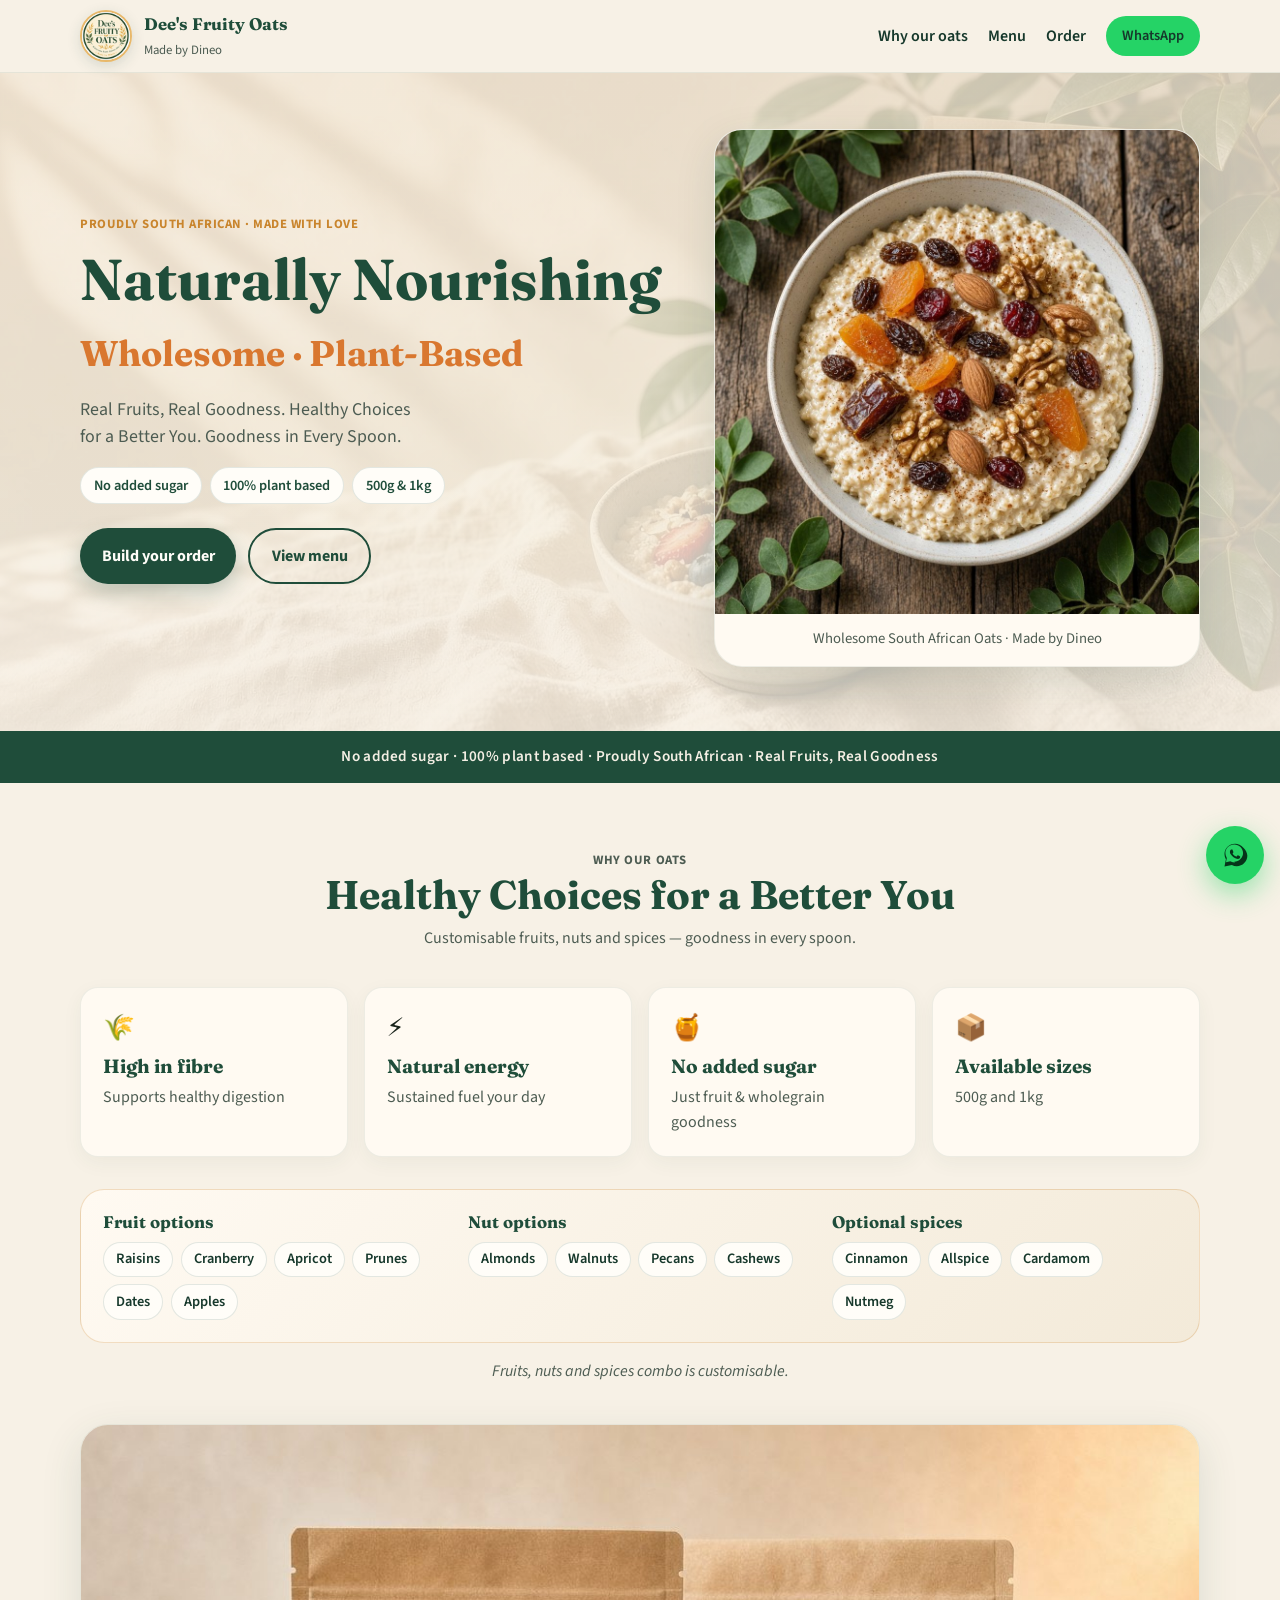
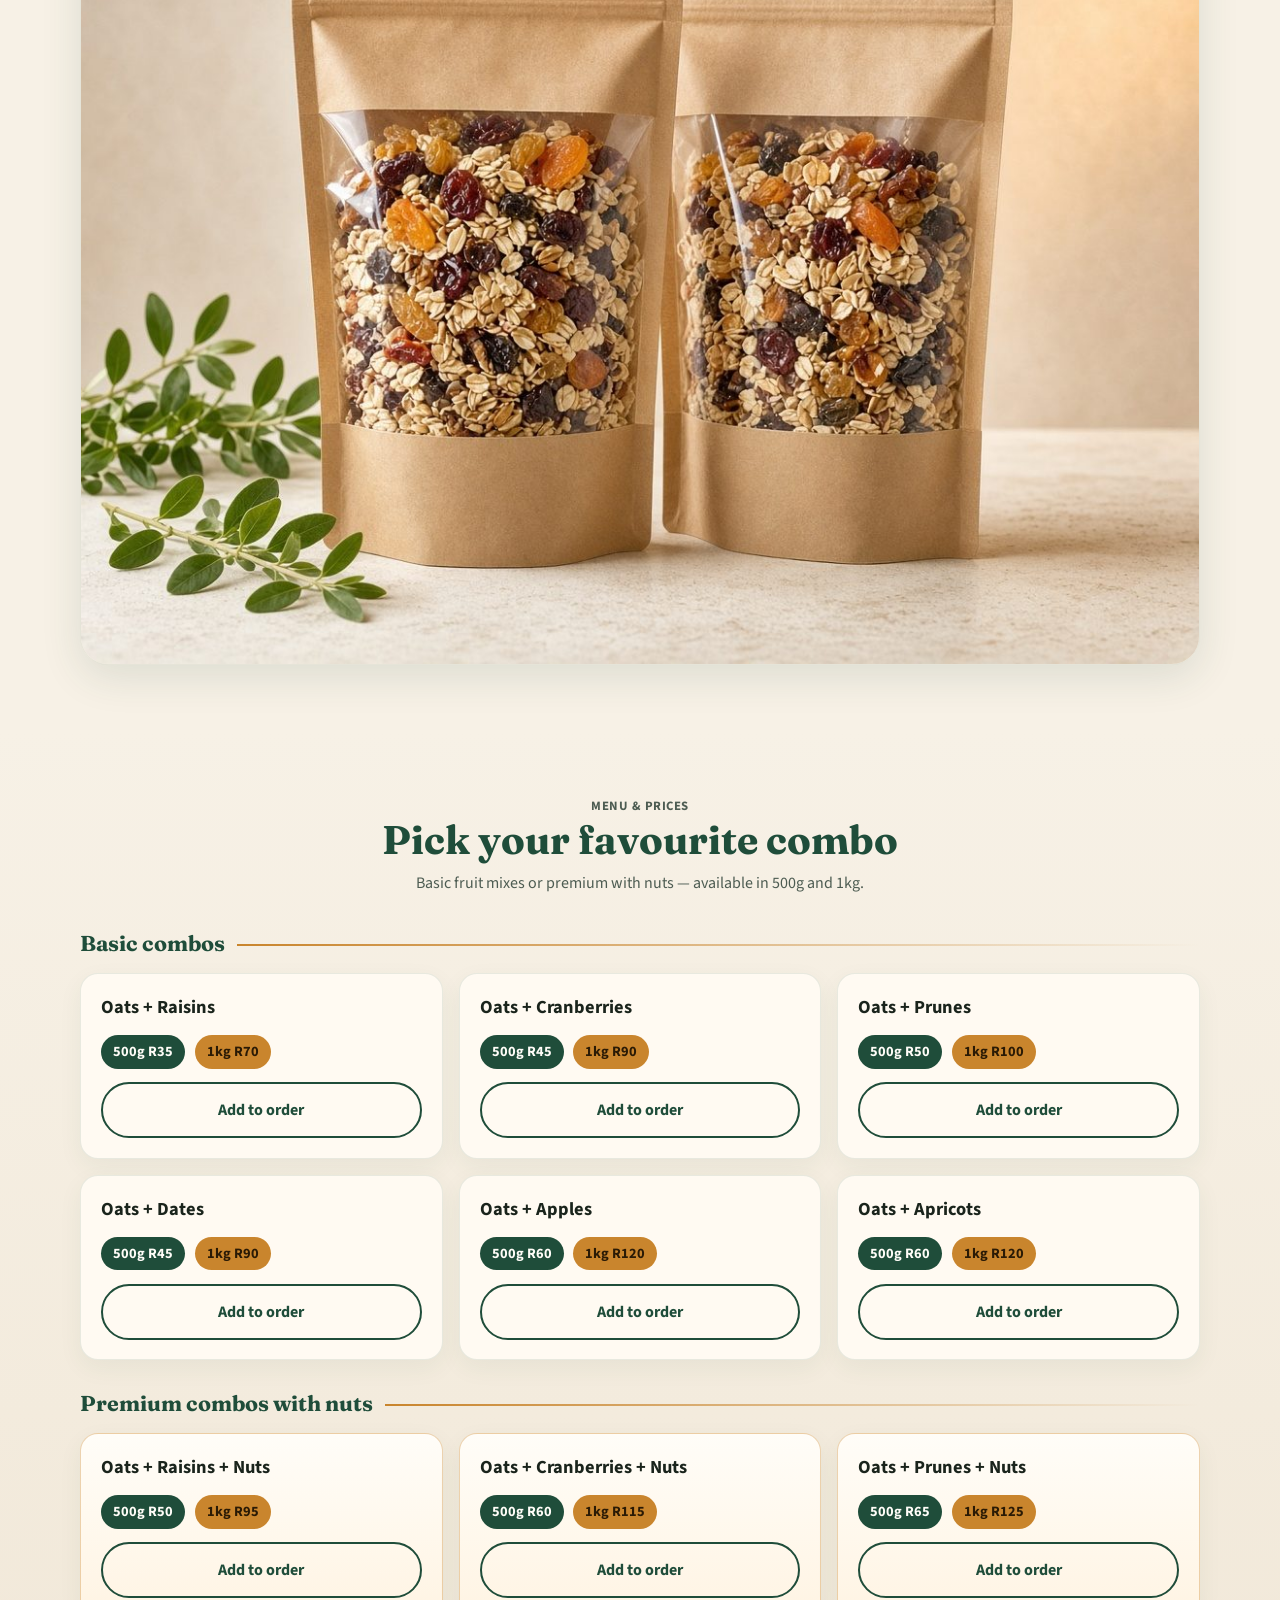
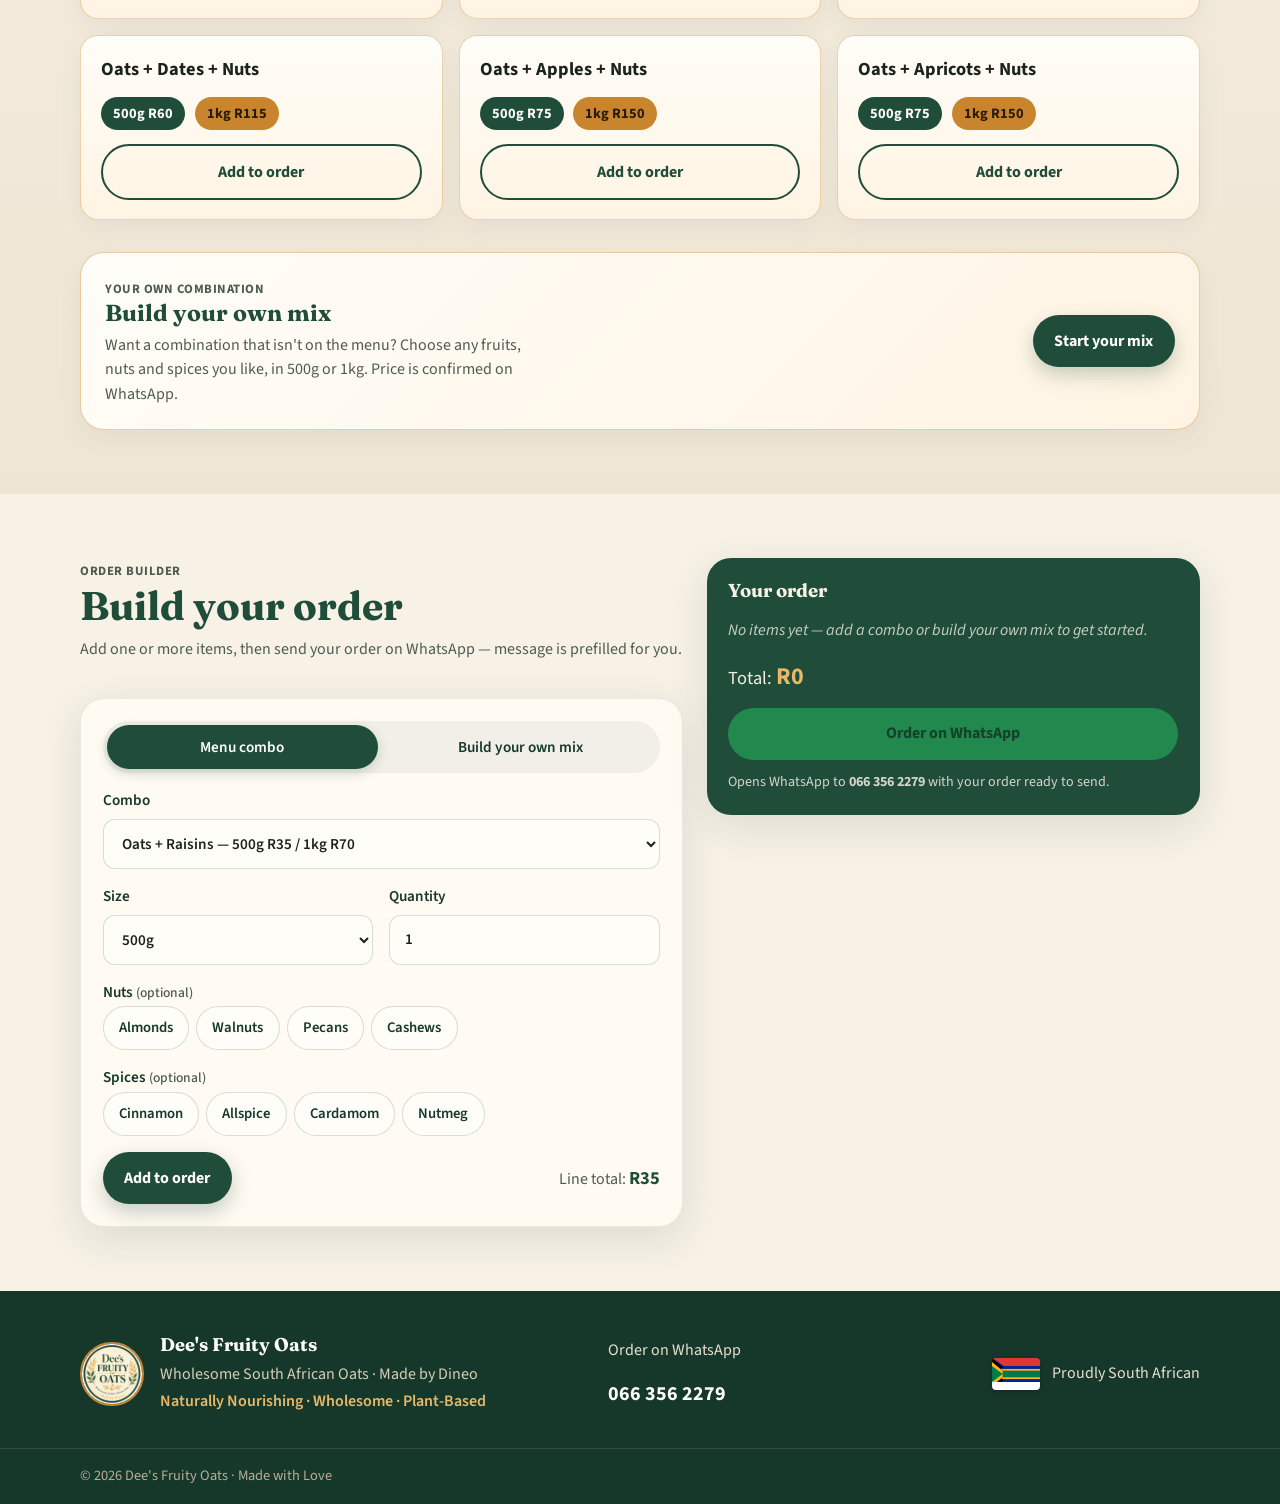
<file: index.html>
<!DOCTYPE html>
<html lang="en-ZA">
<head>
  <meta charset="UTF-8" />
  <meta name="viewport" content="width=device-width, initial-scale=1" />
  <title>Dee's Fruity Oats | Wholesome South African Oats – Made by Dineo</title>
  <meta name="description" content="Naturally nourishing, wholesome, plant-based oats with real fruit and nuts. No added sugar. Proudly South African. Order Dee's Fruity Oats on WhatsApp." />
  <meta name="keywords" content="Dee's Fruity Oats, South African oats, plant-based, no added sugar, fruity oats, Dineo, wholesome breakfast" />
  <meta name="theme-color" content="#1f4d3a" />
  <link rel="canonical" href="https://immortal8725.github.io/dees-fruity-oats/" />
  <link rel="icon" type="image/png" href="images/favicon.png" />
  <link rel="apple-touch-icon" href="images/apple-touch-icon.png" />

  <meta property="og:type" content="website" />
  <meta property="og:title" content="Dee's Fruity Oats | Wholesome South African Oats" />
  <meta property="og:description" content="Naturally Nourishing • Wholesome • Plant-Based. Real fruits, real goodness. Order on WhatsApp." />
  <meta property="og:image" content="https://immortal8725.github.io/dees-fruity-oats/images/og.jpg" />
  <meta property="og:locale" content="en_ZA" />
  <meta property="og:site_name" content="Dee's Fruity Oats" />

  <meta name="twitter:card" content="summary_large_image" />
  <meta name="twitter:title" content="Dee's Fruity Oats | Wholesome South African Oats" />
  <meta name="twitter:description" content="Naturally Nourishing • Wholesome • Plant-Based. Order on WhatsApp." />
  <meta name="twitter:image" content="https://immortal8725.github.io/dees-fruity-oats/images/og.jpg" />

  <link rel="preconnect" href="https://fonts.googleapis.com" />
  <link rel="preconnect" href="https://fonts.gstatic.com" crossorigin />
  <link href="https://fonts.googleapis.com/css2?family=Fraunces:opsz,wght@9..144,500;9..144,700&family=Source+Sans+3:wght@400;500;600;700&display=swap" rel="stylesheet" />
  <link rel="stylesheet" href="styles.css" />
</head>
<body>
  <a class="skip-link" href="#main">Skip to content</a>

  <header class="site-header">
    <div class="container header-inner">
      <a class="brand" href="#top" aria-label="Dee's Fruity Oats home">
        <img src="images/logo.jpg" alt="Dee's Fruity Oats logo" width="56" height="56" />
        <span>
          <strong>Dee's Fruity Oats</strong>
          <small>Made by Dineo</small>
        </span>
      </a>
      <nav class="nav" aria-label="Primary">
        <a href="#why">Why our oats</a>
        <a href="#menu">Menu</a>
        <a href="#order">Order</a>
        <a class="btn btn-wa btn-sm" href="https://wa.me/27663562279" target="_blank" rel="noopener">WhatsApp</a>
      </nav>
      <button class="nav-toggle" type="button" aria-expanded="false" aria-controls="mobile-nav" aria-label="Open menu">
        <span></span><span></span><span></span>
      </button>
    </div>
    <div id="mobile-nav" class="mobile-nav" hidden>
      <a href="#why">Why our oats</a>
      <a href="#menu">Menu</a>
      <a href="#order">Order</a>
      <a class="btn btn-wa" href="https://wa.me/27663562279" target="_blank" rel="noopener">Order on WhatsApp</a>
    </div>
  </header>

  <main id="main">
    <section id="top" class="hero">
      <div class="hero-bg" style="background-image:url('images/hero.jpg')" role="img" aria-label="Bowl of fruity oats and kraft pouches"></div>
      <div class="container hero-grid">
        <div class="hero-copy">
          <p class="eyebrow">Proudly South African · Made with Love</p>
          <h1>Naturally Nourishing<br /><span>Wholesome · Plant-Based</span></h1>
          <p class="lead">Real Fruits, Real Goodness. Healthy Choices for a Better You. Goodness in Every Spoon.</p>
          <ul class="pill-row" aria-label="Product highlights">
            <li>No added sugar</li>
            <li>100% plant based</li>
            <li>500g &amp; 1kg</li>
          </ul>
          <div class="hero-actions">
            <a class="btn btn-primary" href="#order">Build your order</a>
            <a class="btn btn-outline" href="#menu">View menu</a>
          </div>
        </div>
        <figure class="hero-card">
          <img src="images/bowl.jpg" alt="Bowl of creamy oats topped with dried fruit and nuts" width="640" height="640" />
          <figcaption>Wholesome South African Oats · Made by Dineo</figcaption>
        </figure>
      </div>
    </section>

    <section class="strip">
      <div class="container strip-inner">
        <p>No added sugar · 100% plant based · Proudly South African · Real Fruits, Real Goodness</p>
      </div>
    </section>

    <section id="why" class="section why">
      <div class="container">
        <div class="section-head">
          <p class="eyebrow">Why our oats</p>
          <h2>Healthy Choices for a Better You</h2>
          <p>Customisable fruits, nuts and spices — goodness in every spoon.</p>
        </div>
        <div class="feature-grid">
          <article class="feature-card">
            <div class="feature-icon" aria-hidden="true">🌾</div>
            <h3>High in fibre</h3>
            <p>Supports healthy digestion</p>
          </article>
          <article class="feature-card">
            <div class="feature-icon" aria-hidden="true">⚡</div>
            <h3>Natural energy</h3>
            <p>Sustained fuel your day</p>
          </article>
          <article class="feature-card">
            <div class="feature-icon" aria-hidden="true">🍯</div>
            <h3>No added sugar</h3>
            <p>Just fruit &amp; wholegrain goodness</p>
          </article>
          <article class="feature-card">
            <div class="feature-icon" aria-hidden="true">📦</div>
            <h3>Available sizes</h3>
            <p>500g and 1kg</p>
          </article>
        </div>

        <div class="options-panel">
          <div>
            <h3>Fruit options</h3>
            <ul class="chip-list">
              <li>Raisins</li><li>Cranberry</li><li>Apricot</li><li>Prunes</li><li>Dates</li><li>Apples</li>
            </ul>
          </div>
          <div>
            <h3>Nut options</h3>
            <ul class="chip-list">
              <li>Almonds</li><li>Walnuts</li><li>Pecans</li><li>Cashews</li>
            </ul>
          </div>
          <div>
            <h3>Optional spices</h3>
            <ul class="chip-list">
              <li>Cinnamon</li><li>Allspice</li><li>Cardamom</li><li>Nutmeg</li>
            </ul>
          </div>
        </div>
        <p class="note">Fruits, nuts and spices combo is customisable.</p>

        <figure class="product-shot">
          <img src="images/pouches.jpg" alt="Kraft-paper pouches of Dee's Fruity Oats with clear windows showing oats and dried fruit" width="960" height="720" loading="lazy" />
        </figure>
      </div>
    </section>

    <section id="menu" class="section menu">
      <div class="container">
        <div class="section-head">
          <p class="eyebrow">Menu &amp; prices</p>
          <h2>Pick your favourite combo</h2>
          <p>Basic fruit mixes or premium with nuts — available in 500g and 1kg.</p>
        </div>

        <h3 class="tier-title">Basic combos</h3>
        <div class="menu-grid" id="basic-menu"></div>

        <h3 class="tier-title">Premium combos with nuts</h3>
        <div class="menu-grid" id="premium-menu"></div>

        <aside class="custom-mix-callout" aria-labelledby="custom-mix-heading">
          <div>
            <p class="eyebrow">Your own combination</p>
            <h3 id="custom-mix-heading">Build your own mix</h3>
            <p>Want a combination that isn't on the menu? Choose any fruits, nuts and spices you like, in 500g or 1kg. Price is confirmed on WhatsApp.</p>
          </div>
          <a class="btn btn-primary" href="#order" id="start-custom-mix">Start your mix</a>
        </aside>
      </div>
    </section>

    <section id="order" class="section order">
      <div class="container order-grid">
        <div>
          <div class="section-head left">
            <p class="eyebrow">Order builder</p>
            <h2>Build your order</h2>
            <p>Add one or more items, then send your order on WhatsApp — message is prefilled for you.</p>
          </div>

          <form id="order-form" class="order-form" novalidate>
            <fieldset class="mode-switch">
              <legend class="visually-hidden">Order type</legend>
              <div class="mode-switch-row">
                <label class="mode-option">
                  <input type="radio" name="order-mode" value="combo" checked />
                  <span>Menu combo</span>
                </label>
                <label class="mode-option">
                  <input type="radio" name="order-mode" value="custom" />
                  <span>Build your own mix</span>
                </label>
              </div>
            </fieldset>

            <p id="custom-mode-hint" class="mode-hint" hidden>Pick any fruits, nuts and spices you like. Price is confirmed on WhatsApp.</p>

            <div id="combo-fields">
              <label>
                Combo
                <select id="combo" required></select>
              </label>
            </div>

            <div id="custom-fields" hidden>
              <fieldset class="chip-fieldset">
                <legend>Fruits <span class="optional">(pick any)</span></legend>
                <div class="chip-toggles" id="fruit-chips"></div>
              </fieldset>
            </div>

            <div class="form-row">
              <label>
                Size
                <select id="size" required>
                  <option value="500g">500g</option>
                  <option value="1kg">1kg</option>
                </select>
              </label>
              <label>
                Quantity
                <input id="qty" type="number" min="1" max="50" value="1" required />
              </label>
            </div>

            <fieldset class="chip-fieldset">
              <legend>Nuts <span class="optional" id="nut-legend-note">(optional)</span></legend>
              <div class="chip-toggles" id="nut-chips"></div>
            </fieldset>

            <fieldset class="chip-fieldset">
              <legend>Spices <span class="optional">(optional)</span></legend>
              <div class="chip-toggles" id="spice-chips"></div>
            </fieldset>

            <p id="custom-error" class="form-error" hidden role="alert">Please choose at least one fruit or nut for your mix.</p>

            <div class="form-actions">
              <button type="submit" class="btn btn-primary">Add to order</button>
              <p class="line-total" aria-live="polite">Line total: <strong id="line-total">R0</strong></p>
            </div>
          </form>
        </div>

        <aside class="cart" aria-labelledby="cart-heading">
          <h3 id="cart-heading">Your order</h3>
          <ul id="cart-list" class="cart-list">
            <li class="empty">No items yet — add a combo to get started.</li>
          </ul>
          <div class="cart-footer">
            <p class="running-total">Total: <strong id="cart-total">R0</strong></p>
            <p id="cart-total-note" class="cart-total-note" hidden>+ custom mix price to be confirmed</p>
            <button type="button" id="wa-order" class="btn btn-wa" disabled>Order on WhatsApp</button>
            <button type="button" id="clear-cart" class="btn btn-ghost" hidden>Clear order</button>
            <p class="wa-hint">Opens WhatsApp to <strong>066 356 2279</strong> with your order ready to send.</p>
          </div>
        </aside>
      </div>
    </section>
  </main>

  <footer class="site-footer">
    <div class="container footer-inner">
      <div class="footer-brand">
        <img src="images/logo.jpg" alt="" width="64" height="64" />
        <div>
          <strong>Dee's Fruity Oats</strong>
          <p>Wholesome South African Oats · Made by Dineo</p>
          <p class="tagline">Naturally Nourishing · Wholesome · Plant-Based</p>
        </div>
      </div>
      <div class="footer-contact">
        <p>Order on WhatsApp</p>
        <a href="https://wa.me/27663562279" target="_blank" rel="noopener">066 356 2279</a>
      </div>
      <div class="footer-flag" aria-label="Proudly South African">
        <svg viewBox="0 0 36 24" width="48" height="32" role="img" aria-label="South African flag">
          <rect width="36" height="24" fill="#002395"/>
          <path d="M0 0 L14 12 L0 24 Z" fill="#000"/>
          <path d="M0 3 L11 12 L0 21 Z" fill="#ffb612"/>
          <path d="M0 6 L8 12 L0 18 Z" fill="#007a4d"/>
          <path d="M8 9.5 H36 V14.5 H8 Z" fill="#007a4d"/>
          <path d="M6.5 8 H36 V9.5 H8 Z M6.5 14.5 H36 V16 H8 Z" fill="#ffb612"/>
          <path d="M0 0 H36 V6 H9 Z" fill="#de3831"/>
          <path d="M0 18 H9 L36 18 V24 H0 Z" fill="#fff"/>
          <path d="M9 6 H36 V8 H8.2 Z M9 16 H36 V18 H8.2 Z" fill="#002395"/>
        </svg>
        <span>Proudly South African</span>
      </div>
    </div>
    <div class="footer-bottom">
      <div class="container">
        <p>© <span id="year"></span> Dee's Fruity Oats · Made with Love</p>
      </div>
    </div>
  </footer>

  <a class="fab-wa" href="https://wa.me/27663562279" target="_blank" rel="noopener" aria-label="Chat on WhatsApp">
    <svg viewBox="0 0 32 32" width="28" height="28" aria-hidden="true"><path fill="currentColor" d="M16.1 3C9.4 3 4 8.3 4 14.9c0 2.1.6 4.1 1.6 5.9L4 29l8.4-1.6c1.7.9 3.6 1.4 5.6 1.4 6.7 0 12.1-5.3 12.1-11.9S22.8 3 16.1 3zm0 21.7c-1.8 0-3.5-.5-5-1.3l-.4-.2-5 1 1-4.8-.2-.4c-1-1.6-1.5-3.4-1.5-5.2 0-5.4 4.5-9.8 10.1-9.8s10.1 4.4 10.1 9.8-4.5 9.9-10.1 9.9zm5.5-7.3c-.3-.1-1.8-.9-2.1-1-.3-.1-.5-.2-.7.2-.2.3-.8 1-.9 1.1-.2.2-.3.2-.6.1-1.7-.8-2.8-1.5-3.9-3.3-.3-.5.3-.5.8-1.6.1-.2 0-.4 0-.5-.1-.1-.7-1.6-.9-2.2-.2-.6-.5-.5-.7-.5h-.6c-.2 0-.5.1-.8.4-.3.3-1 1-1 2.4s1 2.8 1.2 3c.1.2 2 3.1 4.9 4.3 1.8.8 2.5.8 3.4.7.5-.1 1.8-.7 2-1.4.3-.7.3-1.3.2-1.4-.1-.2-.3-.2-.6-.4z"/></svg>
  </a>

  <script src="app.js"></script>
</body>
</html>
</file>
<file: styles.css>
:root {
  --cream: #f7f1e6;
  --cream-dark: #efe4d2;
  --ink: #1a241c;
  --muted: #4d5c52;
  --green: #1f4d3a;
  --green-deep: #16382b;
  --green-soft: #2f6b52;
  --gold: #c9852d;
  --gold-soft: #e8b86a;
  --orange: #d9772f;
  --white: #fffdf8;
  --card: #fffaf2;
  --shadow: 0 12px 40px rgba(31, 77, 58, 0.12);
  --radius: 18px;
  --font: "Source Sans 3", system-ui, sans-serif;
  --display: "Fraunces", Georgia, serif;
}

*, *::before, *::after { box-sizing: border-box; }
html { scroll-behavior: smooth; }
body {
  margin: 0;
  font-family: var(--font);
  color: var(--ink);
  background: var(--cream);
  line-height: 1.55;
  -webkit-font-smoothing: antialiased;
}
img { max-width: 100%; height: auto; display: block; }
a { color: var(--green); text-decoration-thickness: 1.5px; text-underline-offset: 3px; }
a:hover { color: var(--orange); }
h1, h2, h3 { font-family: var(--display); line-height: 1.15; margin: 0 0 0.5rem; color: var(--green); }
p { margin: 0 0 1rem; }
.container { width: min(1120px, calc(100% - 2rem)); margin-inline: auto; }
.skip-link {
  position: absolute; left: -999px; top: 0; background: var(--green); color: white; padding: .75rem 1rem; z-index: 100;
}
.skip-link:focus { left: 1rem; top: 1rem; }
.visually-hidden {
  position: absolute !important;
  width: 1px; height: 1px;
  padding: 0; margin: -1px;
  overflow: hidden; clip: rect(0, 0, 0, 0);
  white-space: nowrap; border: 0;
}
[hidden] { display: none !important; }

.site-header {
  position: sticky; top: 0; z-index: 50;
  background: rgba(247, 241, 230, 0.92);
  backdrop-filter: blur(12px);
  border-bottom: 1px solid rgba(31, 77, 58, 0.08);
}
.header-inner {
  display: flex; align-items: center; justify-content: space-between; gap: 1rem;
  min-height: 72px;
}
.brand {
  display: flex; align-items: center; gap: .75rem; color: inherit; text-decoration: none;
}
.brand img {
  width: 52px; height: 52px; border-radius: 50%;
  object-fit: cover; border: 2px solid var(--gold-soft);
  box-shadow: 0 4px 14px rgba(31,77,58,.15);
}
.brand strong { display: block; font-family: var(--display); color: var(--green); font-size: 1.05rem; }
.brand small { color: var(--muted); font-size: .8rem; }
.nav { display: none; align-items: center; gap: 1.25rem; }
.nav a { color: var(--green-deep); text-decoration: none; font-weight: 600; }
.nav a:hover { color: var(--orange); }
.nav-toggle {
  width: 44px; height: 44px; border: 0; background: transparent; display: grid; place-content: center; gap: 5px; cursor: pointer;
}
.nav-toggle span {
  display: block; width: 22px; height: 2px; background: var(--green); border-radius: 2px;
}
.mobile-nav {
  display: grid; gap: .75rem; padding: 0 1rem 1rem;
  border-top: 1px solid rgba(31,77,58,.08);
}
.mobile-nav a { color: var(--green); font-weight: 600; text-decoration: none; padding: .35rem 0; }
.mobile-nav[hidden] { display: none; }

.btn {
  display: inline-flex; align-items: center; justify-content: center; gap: .5rem;
  border: 0; border-radius: 999px; padding: .85rem 1.35rem;
  font: inherit; font-weight: 700; cursor: pointer; text-decoration: none;
  transition: transform .15s ease, box-shadow .15s ease, background .15s ease;
}
.btn:hover { transform: translateY(-1px); }
.btn:disabled { opacity: .45; cursor: not-allowed; transform: none; }
.btn-sm { padding: .55rem 1rem; font-size: .9rem; }
.btn-primary { background: var(--green); color: var(--white); box-shadow: 0 8px 20px rgba(31,77,58,.25); }
.btn-primary:hover { background: var(--green-deep); color: white; }
.btn-outline { background: transparent; color: var(--green); border: 2px solid var(--green); }
.btn-outline:hover { background: var(--green); color: white; }
.btn-wa { background: #25D366; color: #06351a; }
.btn-wa:hover { background: #1ebe5a; color: #042412; }
.btn-ghost { background: transparent; color: var(--muted); padding-inline: .5rem; }

.hero {
  position: relative; overflow: hidden;
  padding: 2.5rem 0 3rem;
  background: linear-gradient(180deg, #f3ead9 0%, var(--cream) 100%);
}
.hero-bg {
  position: absolute; inset: 0;
  background-size: cover; background-position: center right;
  opacity: .18; pointer-events: none;
}
.hero-grid {
  position: relative;
  display: grid; gap: 2rem; align-items: center;
}
.eyebrow {
  display: inline-block; margin: 0 0 .75rem;
  color: var(--gold); font-weight: 700; letter-spacing: .04em; text-transform: uppercase; font-size: .8rem;
}
.hero h1 { font-size: clamp(2.2rem, 7vw, 3.6rem); margin-bottom: 1rem; }
.hero h1 span { color: var(--orange); font-size: .62em; display: inline-block; margin-top: .35rem; }
.lead { font-size: 1.12rem; color: var(--muted); max-width: 38ch; }
.pill-row { list-style: none; padding: 0; margin: 0 0 1.5rem; display: flex; flex-wrap: wrap; gap: .5rem; }
.pill-row li {
  background: var(--white); border: 1px solid rgba(31,77,58,.12);
  color: var(--green); font-weight: 600; font-size: .9rem;
  padding: .4rem .8rem; border-radius: 999px;
}
.hero-actions { display: flex; flex-wrap: wrap; gap: .75rem; }
.hero-card {
  margin: 0; background: var(--card); border-radius: 28px; overflow: hidden;
  box-shadow: var(--shadow); border: 1px solid rgba(31,77,58,.08);
}
.hero-card img { width: 100%; aspect-ratio: 1; object-fit: cover; }
.hero-card figcaption {
  padding: .9rem 1.1rem; font-size: .92rem; color: var(--muted); text-align: center;
}

.strip {
  background: var(--green);
  color: #f4efe4;
  padding: .9rem 0;
}
.strip-inner { text-align: center; font-weight: 600; letter-spacing: .02em; }
.strip p { margin: 0; font-size: .95rem; }

.section { padding: 4rem 0; }
.section-head { text-align: center; max-width: 40rem; margin: 0 auto 2.25rem; }
.section-head.left { text-align: left; margin-left: 0; }
.section-head h2 { font-size: clamp(1.8rem, 4vw, 2.5rem); }
.section-head p { color: var(--muted); margin-bottom: 0; }

.feature-grid {
  display: grid; gap: 1rem;
  grid-template-columns: 1fr;
}
.feature-card {
  background: var(--card); border-radius: var(--radius); padding: 1.35rem;
  border: 1px solid rgba(31,77,58,.08); box-shadow: 0 6px 20px rgba(31,77,58,.05);
}
.feature-icon { font-size: 1.6rem; margin-bottom: .4rem; }
.feature-card h3 { font-size: 1.2rem; }
.feature-card p { margin: 0; color: var(--muted); }

.options-panel {
  margin-top: 2rem;
  display: grid; gap: 1.25rem;
  background: linear-gradient(135deg, #fffaf2, #f3ead9);
  border: 1px solid rgba(201,133,45,.25);
  border-radius: 24px; padding: 1.4rem;
}
.options-panel h3 { font-size: 1.05rem; margin-bottom: .6rem; }
.chip-list { list-style: none; padding: 0; margin: 0; display: flex; flex-wrap: wrap; gap: .45rem; }
.chip-list li {
  background: var(--white); color: var(--green-deep); border: 1px solid rgba(31,77,58,.12);
  border-radius: 999px; padding: .35rem .75rem; font-weight: 600; font-size: .9rem;
}
.note { text-align: center; color: var(--muted); margin-top: 1rem; font-style: italic; }
.product-shot {
  margin: 2.5rem 0 0; border-radius: 28px; overflow: hidden;
  box-shadow: var(--shadow); border: 1px solid rgba(31,77,58,.08);
}
.product-shot img { width: 100%; aspect-ratio: 4/3; object-fit: cover; }

.menu { background: linear-gradient(180deg, var(--cream) 0%, #efe5d4 100%); }
.tier-title {
  display: flex; align-items: center; gap: .75rem;
  margin: 2rem 0 1rem; font-size: 1.35rem;
}
.tier-title::after {
  content: ""; flex: 1; height: 2px;
  background: linear-gradient(90deg, var(--gold), transparent);
}
.menu-grid {
  display: grid; gap: 1rem;
  grid-template-columns: 1fr;
}
.menu-card {
  background: var(--card); border-radius: var(--radius); padding: 1.2rem 1.25rem;
  border: 1px solid rgba(31,77,58,.1); display: grid; gap: .85rem;
  box-shadow: 0 8px 24px rgba(31,77,58,.06);
}
.menu-card.premium { border-color: rgba(201,133,45,.35); background: linear-gradient(180deg, #fffdf8, #fff4e3); }
.menu-card h4 { margin: 0; font-size: 1.15rem; }
.price-row { display: flex; gap: .6rem; flex-wrap: wrap; }
.price-tag {
  background: var(--green); color: var(--white); border-radius: 999px;
  padding: .35rem .75rem; font-weight: 700; font-size: .9rem;
}
.price-tag.alt { background: var(--gold); color: #2a1a05; }
.menu-card .btn { width: 100%; }

.custom-mix-callout {
  margin-top: 2rem;
  background: linear-gradient(135deg, #fffdf8, #fff4e3);
  border: 1.5px solid rgba(201,133,45,.4);
  border-radius: 24px;
  padding: 1.4rem 1.5rem;
  display: grid;
  gap: 1rem;
  box-shadow: 0 8px 24px rgba(31,77,58,.06);
  align-items: center;
}
.custom-mix-callout h3 { font-size: 1.45rem; margin-bottom: .35rem; }
.custom-mix-callout p { margin-bottom: 0; color: var(--muted); max-width: 52ch; }
.custom-mix-callout .btn { justify-self: start; }

.order { background: var(--cream); }
.order-grid { display: grid; gap: 1.5rem; }
.order-form {
  background: var(--card); border-radius: 24px; padding: 1.35rem;
  border: 1px solid rgba(31,77,58,.1); box-shadow: var(--shadow);
  display: grid; gap: 1rem;
}
.order-form label {
  display: grid; gap: .4rem; font-weight: 600; color: var(--green-deep); font-size: .95rem;
}
.optional { font-weight: 500; color: var(--muted); font-size: .85rem; }
.order-form select, .order-form input {
  font: inherit; border-radius: 12px; border: 1.5px solid rgba(31,77,58,.18);
  padding: .75rem .9rem; background: var(--white); color: var(--ink);
}
.order-form select:focus, .order-form input:focus {
  outline: 2px solid var(--gold); outline-offset: 1px; border-color: var(--gold);
}
.form-row { display: grid; gap: 1rem; grid-template-columns: 1fr 1fr; }
.form-actions {
  display: flex; flex-wrap: wrap; align-items: center; justify-content: space-between; gap: .75rem;
}
.line-total { margin: 0; color: var(--muted); }
.line-total strong { color: var(--green); font-size: 1.15rem; }

.mode-switch { border: 0; margin: 0; padding: 0; min-width: 0; }
.mode-switch-row {
  display: grid;
  grid-template-columns: 1fr 1fr;
  gap: .4rem;
  background: rgba(31,77,58,.06);
  border-radius: 999px;
  padding: .25rem;
}
.mode-option {
  display: grid;
  position: relative;
  margin: 0;
  font-weight: 700;
}
.mode-option input {
  position: absolute;
  inset: 0;
  opacity: 0;
  margin: 0;
  cursor: pointer;
  z-index: 1;
}
.mode-option span {
  display: flex; align-items: center; justify-content: center;
  text-align: center;
  min-height: 44px;
  padding: .45rem .7rem;
  border-radius: 999px;
  color: var(--green-deep);
  background: transparent;
  line-height: 1.2;
  font-size: .95rem;
}
.mode-option input:checked + span {
  background: var(--green);
  color: #fff;
  box-shadow: 0 4px 12px rgba(31,77,58,.2);
}
.mode-option input:focus-visible + span {
  outline: 2px solid var(--gold);
  outline-offset: 2px;
}
.mode-hint {
  margin: 0;
  color: var(--muted);
  font-size: .92rem;
}
.mode-hint[hidden],
.form-error[hidden],
#custom-fields[hidden],
#combo-fields[hidden] { display: none; }

.chip-fieldset {
  border: 0;
  margin: 0;
  padding: 0;
  min-width: 0;
  display: grid;
  gap: .5rem;
}
.chip-fieldset legend {
  font-weight: 600;
  color: var(--green-deep);
  font-size: .95rem;
  padding: 0;
  margin-bottom: .15rem;
}
.chip-toggles {
  display: flex;
  flex-wrap: wrap;
  gap: .45rem;
}
.chip-toggle {
  position: relative;
  display: inline-flex;
  margin: 0;
  font-weight: 600;
}
.chip-toggle input {
  position: absolute;
  inset: 0;
  width: 100%;
  height: 100%;
  opacity: 0;
  margin: 0;
  cursor: pointer;
  z-index: 1;
}
.chip-toggle span {
  display: inline-flex;
  align-items: center;
  justify-content: center;
  min-height: 44px;
  padding: .35rem 0.95rem;
  border-radius: 999px;
  background: var(--white);
  color: var(--green-deep);
  border: 1.5px solid rgba(31,77,58,.18);
  font-size: .92rem;
  line-height: 1;
  user-select: none;
}
.chip-toggle input:checked + span {
  background: var(--green);
  color: #fff;
  border-color: var(--green);
}
.chip-toggle input:focus-visible + span {
  outline: 2px solid var(--gold);
  outline-offset: 2px;
}
.form-error {
  margin: 0;
  color: #8a2b12;
  background: #fff1ea;
  border: 1px solid rgba(138,43,18,.2);
  border-radius: 12px;
  padding: .7rem .9rem;
  font-weight: 600;
  font-size: .92rem;
}

.cart {
  background: var(--green); color: #f4efe4; border-radius: 24px; padding: 1.35rem;
  box-shadow: var(--shadow); display: flex; flex-direction: column; gap: 1rem;
}
.cart h3 { color: #f7f1e6; margin: 0; }
.cart-list { list-style: none; padding: 0; margin: 0; display: grid; gap: .75rem; flex: 1; }
.cart-list .empty { opacity: .8; font-style: italic; }
.cart-item {
  background: rgba(255,255,255,.08); border-radius: 14px; padding: .85rem 1rem;
  display: grid; gap: .25rem;
}
.cart-item strong { color: #fff; }
.cart-item .meta { font-size: .9rem; opacity: .9; }
.cart-item .row { display: flex; justify-content: space-between; align-items: center; gap: .5rem; }
.cart-item button {
  border: 0; background: transparent; color: #ffd9a8; cursor: pointer; font: inherit; font-weight: 600;
}
.cart-footer { display: grid; gap: .75rem; }
.running-total { margin: 0; font-size: 1.15rem; }
.running-total strong { font-size: 1.5rem; color: var(--gold-soft); }
.cart-total-note {
  margin: -.35rem 0 0;
  font-size: .95rem;
  font-weight: 600;
  color: var(--gold-soft);
}
.cart-total-note[hidden] { display: none; }
.cart-item.custom { border: 1px dashed rgba(232,184,106,.55); }
.wa-hint { margin: 0; font-size: .88rem; opacity: .85; }
.cart .btn-wa { width: 100%; }
.cart .btn-ghost { color: #d9cbb4; justify-self: start; }

.site-footer {
  background: var(--green-deep); color: #e8dfcf; padding-top: 2.5rem;
}
.footer-inner {
  display: grid; gap: 1.5rem; padding-bottom: 2rem;
}
.footer-brand { display: flex; gap: 1rem; align-items: center; }
.footer-brand img {
  width: 64px; height: 64px; border-radius: 50%; object-fit: cover; border: 2px solid var(--gold);
}
.footer-brand strong { display: block; color: #fff; font-family: var(--display); font-size: 1.15rem; }
.footer-brand p { margin: .15rem 0; color: #d7cdb8; }
.tagline { color: var(--gold-soft) !important; font-weight: 600; }
.footer-contact a {
  color: #fff; font-size: 1.25rem; font-weight: 700; text-decoration: none;
}
.footer-contact a:hover { color: var(--gold-soft); }
.footer-flag { display: flex; align-items: center; gap: .75rem; }
.footer-flag svg {
  border-radius: 4px; box-shadow: 0 2px 8px rgba(0,0,0,.25); flex-shrink: 0;
}
.footer-bottom {
  border-top: 1px solid rgba(255,255,255,.1); padding: 1rem 0; font-size: .9rem; color: #b9ad96;
}
.footer-bottom p { margin: 0; }

.fab-wa {
  position: fixed; right: 1rem; bottom: 1rem; z-index: 60;
  width: 58px; height: 58px; border-radius: 50%;
  background: #25D366; color: #06351a;
  display: grid; place-items: center;
  box-shadow: 0 10px 28px rgba(37,211,102,.45);
  text-decoration: none;
}
.fab-wa:hover { transform: translateY(-2px) scale(1.03); color: #042412; }

@media (min-width: 720px) {
  .nav { display: flex; }
  .nav-toggle { display: none; }
  .mobile-nav { display: none !important; }
  .hero-grid { grid-template-columns: 1.1fr .9fr; gap: 2.5rem; }
  .feature-grid { grid-template-columns: repeat(2, 1fr); }
  .options-panel { grid-template-columns: repeat(3, 1fr); }
  .menu-grid { grid-template-columns: repeat(2, 1fr); }
  .order-grid { grid-template-columns: 1.1fr .9fr; align-items: start; }
  .custom-mix-callout { grid-template-columns: 1fr auto; gap: 1.5rem; }
  .footer-inner { grid-template-columns: 1.4fr 1fr auto; align-items: center; }
}

@media (min-width: 980px) {
  .feature-grid { grid-template-columns: repeat(4, 1fr); }
  .menu-grid { grid-template-columns: repeat(3, 1fr); }
  .hero { padding: 3.5rem 0 4rem; }
}
</file>
